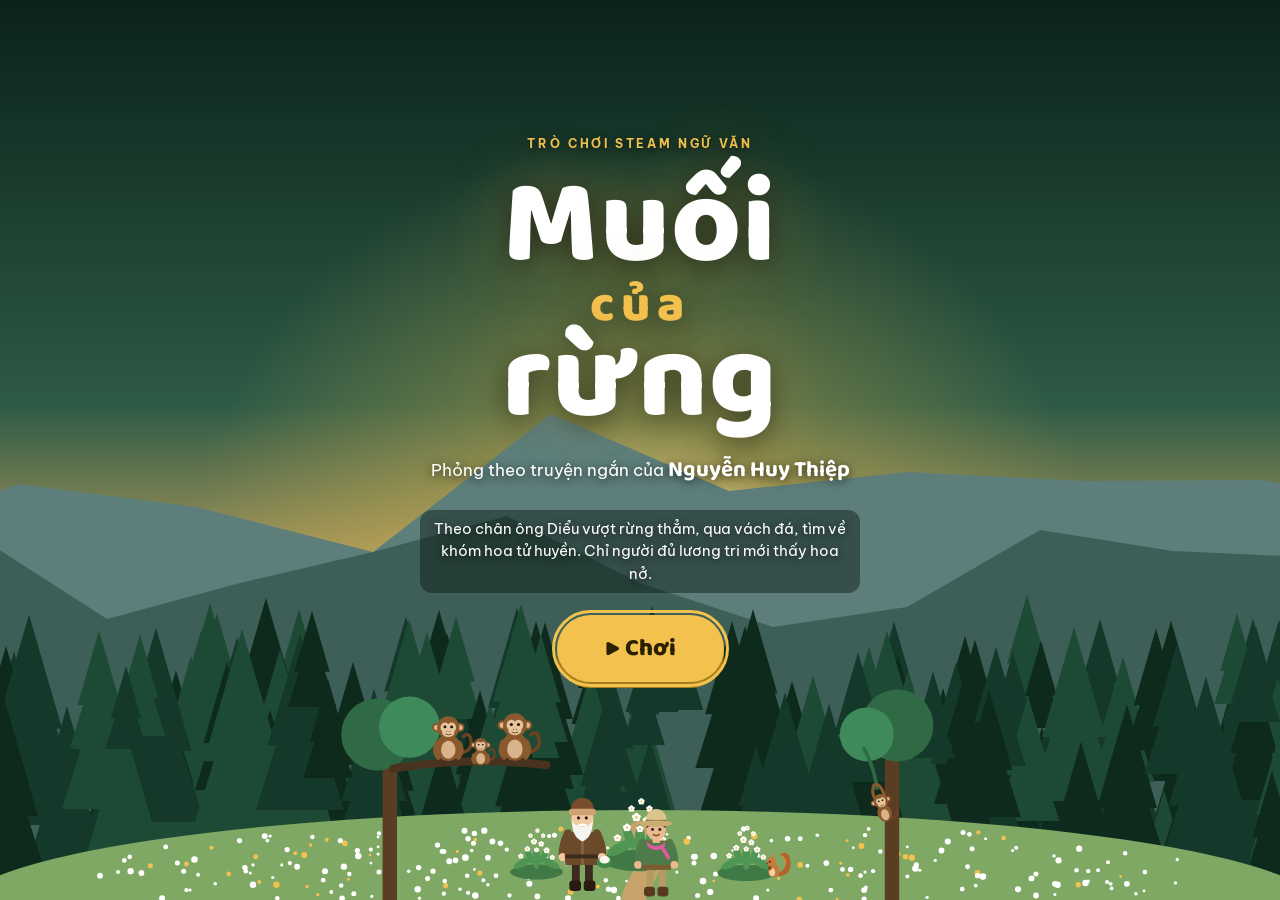
<file: index.html>
<!DOCTYPE html>
<html lang="vi">
<head>
<meta charset="utf-8">
<meta name="viewport" content="width=device-width, initial-scale=1">
<title>Muối của rừng</title>
<link rel="preconnect" href="https://fonts.googleapis.com">
<link rel="preconnect" href="https://fonts.gstatic.com" crossorigin>
<link href="https://fonts.googleapis.com/css2?family=Baloo+2:wght@600;700;800&family=Be+Vietnam+Pro:wght@400;500;600;700&display=swap" rel="stylesheet">
<link rel="stylesheet" href="css/base.css">
<link rel="stylesheet" href="screens/home/home.css">
<link rel="stylesheet" href="screens/mode/mode.css">
<link rel="stylesheet" href="screens/play/play.css">
<link rel="stylesheet" href="screens/end/end.css">
</head>
<body>
<!-- Hình vẽ nhân vật & minh họa (nạp từ assets/sprite.svg) -->
<div id="sprite"></div>
<!-- 4 màn hình được nạp từ screens/<tên>/<tên>.html -->
<main id="app"></main>
<!-- Lớp phủ thẻ bài & hoa rơi khi thắng -->
<div class="overlay" id="ov" role="dialog" aria-modal="true"><div id="slot"></div></div>
<canvas id="fx"></canvas>

<!-- 1. Cấu hình & dữ liệu -->
<script src="config.js"></script>
<script src="data/questions.js"></script>
<!-- 2. Lõi dùng chung -->
<script src="js/core/scale.js"></script>
<script src="js/core/utils.js"></script>
<script src="js/core/audio.js"></script>
<script src="js/core/art.js"></script>
<script src="js/core/scene.js"></script>
<script src="js/core/router.js"></script>
<!-- 3. Từng màn hình -->
<script src="screens/home/home.js"></script>
<script src="screens/mode/mode.js"></script>
<script src="screens/play/board.js"></script>
<script src="screens/play/state.js"></script>
<script src="screens/play/effects.js"></script>
<script src="screens/play/hud.js"></script>
<script src="screens/play/dice.js"></script>
<script src="screens/play/turn.js"></script>
<script src="screens/play/play.js"></script>
<script src="screens/end/end.js"></script>
<!-- 4. Khởi động -->
<script src="main.js"></script>
</body>
</html>
</file>
<file: css/base.css>
/* Dùng chung: màu, chữ, nút, thẻ bài, chân dung, khung các màn hình */
:root{
  --night:#0c1f17;      /* nền trang */
  --panel:#16332a;
  --line:#2e5a46;
  --text:#eef3ea;
  --muted:#a8bdb0;
  --sun:#f2c14e;        /* hoa vàng: nhấn chính */
  --salt:#ffffff;
  --lit:#4f97d6; --event:#d0654c; --gem:#f2c14e; --rest:#7c9a86;
  --display:"Baloo 2","Be Vietnam Pro",system-ui,sans-serif;
  --body:"Be Vietnam Pro",system-ui,sans-serif;
  color-scheme:dark;
}
*{box-sizing:border-box}
html,body{margin:0;background:var(--night);color:var(--text);font-family:var(--body);font-size:15px;line-height:1.5}
body{background:radial-gradient(1200px 500px at 70% -10%,rgba(242,193,78,.12),transparent 60%),var(--night)}
button{font-family:inherit;cursor:pointer}
button:focus-visible{outline:3px solid var(--sun);outline-offset:2px}
h1{font-family:var(--display);font-weight:800;font-size:clamp(2rem,5vw,3.2rem);line-height:.95;margin:0;color:var(--salt);letter-spacing:.01em}
.sub{color:var(--muted);margin:4px 0 0}
.main{display:grid;grid-template-columns:minmax(0,1fr) 330px;gap:16px;align-items:start}
.turnlbl{color:var(--muted);font-size:.8rem}
#turnName{font-family:var(--display);font-weight:700;font-size:1.25rem;line-height:1.1}
h2{font-family:var(--display);font-weight:700;font-size:1.1rem;margin:0 0 6px}
html,body{height:100%}
.screen{display:none;min-height:100%}
.screen.on{display:block}
.stage{position:relative;min-height:100vh;min-height:100dvh;display:grid;place-items:center;overflow:hidden;padding:calc(32px * var(--k,1)) 16px}
.stage-in{zoom:var(--k,1);position:relative;z-index:1;width:100%;max-width:980px;display:grid;gap:22px;justify-items:center;text-align:center}
.topbar{display:flex;gap:8px;align-items:center}
@keyframes drop{to{transform:translate(-40px,110vh)}}
@keyframes rock{to{transform:translateY(110vh) rotate(540deg)}}
@media (prefers-reduced-motion:reduce){.pawn .chr,.pawn.walking .leg,.pawn.walking .arm,.pawn.turn .mark,.hero-chr .leg,.hero-chr .arm{animation:none}}
@media (prefers-reduced-motion:reduce){.art .bob,.arena.shake{animation:none}}
@media (prefers-reduced-motion:reduce){.hpbox.gain .hpbar,.hpbox.hit .hpbar{animation:none}.hpbar i{transition:none}}
@media (prefers-reduced-motion:reduce){.playbig,.petal{animation:none}.petal{display:none}.modecard{transition:none}}
@media (prefers-reduced-motion:reduce){.card,.cardback,.deck.draw,.pawn .hop,.pawn.turn .ring{animation:none}.cube,.pawn{transition:none}}

/* Ẩn thanh cuộn của trang (vẫn cuộn được bằng chuột/cảm ứng nếu nội dung dài hơn màn hình) */
html,body{scrollbar-width:none;-ms-overflow-style:none}
html::-webkit-scrollbar,body::-webkit-scrollbar{display:none;width:0;height:0}
</file>
<file: screens/home/home.css>
/* Màn hình chính */
.kicker{font-weight:700;letter-spacing:.22em;text-transform:uppercase;font-size:.8rem;color:var(--sun);text-shadow:0 2px 8px rgba(0,0,0,.6)}
.bigtitle{font-family:var(--display);font-weight:800;font-size:clamp(2.6rem,min(11vw,15vh),8rem);line-height:.85;margin:0;color:#fff;text-shadow:0 6px 30px rgba(0,0,0,.55),0 0 60px rgba(242,193,78,.35)}
.bigtitle em{font-style:normal;color:var(--sun);display:block;font-size:.42em;letter-spacing:.12em;margin:.15em 0 .05em}
.author{font-size:1.15rem;color:#fff;text-shadow:0 2px 10px rgba(0,0,0,.7);margin:0}
.author b{font-family:var(--display);font-size:1.3em}
.tagline{color:#fff;background:rgba(8,24,16,.45);padding:8px 14px;border-radius:12px;max-width:44ch;margin:0;text-shadow:0 2px 8px rgba(0,0,0,.7)}
.playbig{font-family:var(--display);font-weight:800;font-size:1.6rem;background:var(--sun);color:#2b2000;border:0;border-radius:999px;padding:14px 48px;box-shadow:0 6px 0 #a67d1b,0 0 0 0 rgba(242,193,78,.6);animation:glow 2.2s ease-in-out infinite}
.playbig:active{transform:translateY(4px);box-shadow:0 2px 0 #a67d1b}
@keyframes glow{50%{box-shadow:0 6px 0 #a67d1b,0 0 0 16px rgba(242,193,78,0)}}
.petal{position:absolute;top:-20px;width:12px;height:7px;border-radius:50%;background:#fff;opacity:.85;z-index:0;animation:fall linear infinite}
.petal.g{background:var(--sun)}
@keyframes fall{to{transform:translate(var(--dx),110vh) rotate(720deg)}}
.hero-chr .leg.l,.hero-chr .arm.r{transform-box:fill-box;transform-origin:50% 0;animation:swingA .45s ease-in-out infinite alternate}
.hero-chr .leg.r,.hero-chr .arm.l{transform-box:fill-box;transform-origin:50% 0;animation:swingB .45s ease-in-out infinite alternate}

/* Tiền cảnh neo đáy, nội dung không đè lên nhân vật */
#scr-home .stage{--fgh:clamp(150px,36vh,460px);padding-bottom:calc(var(--fgh) * .55);padding-top:calc(16px * var(--k,1))}
.fg{position:absolute;left:0;right:0;bottom:0;width:100%;height:var(--fgh);overflow:visible;z-index:0;pointer-events:none}
@media (max-height:520px){.tagline{display:none}.author{font-size:1rem}}
/* Tên tác giả luôn nằm trên một dòng; màn hẹp thì đưa xuống dòng riêng, rất hẹp thì bỏ bớt chữ dẫn */
.author b{white-space:nowrap}
@media (max-width:480px){.author b{display:block;font-size:clamp(1.15rem,7vw,1.5rem)}}
@media (max-width:330px){.author .pre{display:none}}
</file>
<file: screens/mode/mode.css>
/* Màn chọn chế độ */
.h2big{font-family:var(--display);font-weight:800;font-size:clamp(2rem,5vw,3rem);margin:0;color:#fff;text-shadow:0 4px 20px rgba(0,0,0,.6)}
.modecards{display:grid;grid-template-columns:repeat(2,minmax(0,1fr));gap:18px;width:100%}
@media (max-width:640px){.modecards{grid-template-columns:1fr}}
.modecard{background:#fffdf6;color:#1f2a24;border:0;border-radius:20px;padding:24px 22px;text-align:left;display:grid;gap:10px;box-shadow:0 14px 34px rgba(0,0,0,.45);border-top:10px solid var(--c);transition:transform .15s}
.modecard:hover{transform:translateY(-6px) rotate(-.6deg)}
.modecard .mi{font-size:2.6rem;line-height:1}
.modecard h3{font-family:var(--display);font-weight:800;font-size:1.6rem;margin:0;line-height:1}
.modecard p{margin:0;color:#4d5b53}
.modecard .go2{justify-self:start;background:var(--c);color:#fff;border-radius:999px;padding:6px 16px;font-weight:700;font-family:var(--display)}
.rulechips{display:flex;flex-wrap:wrap;gap:8px;justify-content:center}
.rulechips .chip{background:rgba(12,31,23,.8)}
.linkbtn{background:rgba(12,31,23,.7);border:2px solid rgba(255,255,255,.35);color:#fff;border-radius:999px;padding:8px 18px;font-weight:600}
.linkbtn:hover{border-color:var(--sun)}
.mistfx{position:absolute;left:-60%;width:80%;height:22%;border-radius:50%;background:radial-gradient(ellipse,rgba(255,255,255,.85),rgba(255,255,255,0) 70%);filter:blur(8px);animation:mist 2.4s ease-in-out forwards}
.mi{display:flex;gap:6px}
.mi .ava{display:inline-block;width:64px;height:64px;border-radius:50%;border:3px solid var(--pc)}

/* Điện thoại: 2 thẻ chế độ gọn lại, ảnh nhân vật bên trái, chữ bên phải */
@media (max-width:640px){
  .h2big{font-size:1.6rem}
  .modecards{gap:12px}
  .modecard{grid-template-columns:auto 1fr;column-gap:12px;row-gap:4px;padding:12px 14px;border-radius:16px;border-top-width:6px;align-items:center}
  .modecard .mi{grid-row:1 / 4;align-self:center}
  .mi .ava{width:44px;height:44px;border-width:2px}
  .mi .ava+.ava{margin-left:-16px}
  .modecard h3{font-size:1.2rem}
  .modecard p{font-size:.82rem;line-height:1.4}
  .modecard .go2{font-size:.82rem;padding:3px 12px}
  .rulechips .chip{font-size:.72rem;padding:3px 10px}
}
</file>
<file: screens/play/play.css>
/* Màn chơi: bàn cờ, HUD, xúc xắc, thẻ bài, hiệu ứng */
.goal{display:flex;flex-wrap:wrap;gap:8px}
.chip{background:var(--panel);border:1px solid var(--line);border-radius:999px;padding:4px 12px;font-size:.85rem;color:var(--muted)}
.chip b{color:var(--text)}
#board{display:block;width:100%;height:auto}
.cellname{font:600 13px var(--body);fill:#fff;paint-order:stroke;stroke:rgba(0,0,0,.65);stroke-width:3px}
.cellnum{font:800 15px var(--display);fill:#1a1a1a}
.zone{font:800 22px var(--display);letter-spacing:.08em;fill:rgba(255,255,255,.85);paint-order:stroke;stroke:rgba(0,0,0,.35);stroke-width:4px}
.pawn{transition:transform .2s ease}
.pawn .hop{animation:hop .2s ease}
@keyframes hop{50%{transform:translateY(-16px)}}
.pawn.turn .ring{animation:pulse 1.2s ease-in-out infinite}
@keyframes pulse{50%{opacity:.25}}
.rollbtn{grid-column:1/3;background:var(--sun);color:#2b2000;border:0;padding:12px;border-radius:12px;font-weight:800;font-size:1.05rem;font-family:var(--display);box-shadow:0 4px 0 #a67d1b}
.rollbtn:active:not(:disabled){transform:translateY(3px);box-shadow:0 1px 0 #a67d1b}
.rollbtn:disabled{opacity:.5;cursor:not-allowed}
.scene{width:64px;height:64px;perspective:400px}
.cube{width:64px;height:64px;position:relative;transform-style:preserve-3d;transition:transform 1s cubic-bezier(.2,.8,.3,1)}
.face{position:absolute;inset:0;background:#fffdf6;border-radius:12px;border:2px solid #d9cfb5;display:grid;grid-template-columns:repeat(3,1fr);grid-template-rows:repeat(3,1fr);padding:8px;backface-visibility:hidden}
.face span{width:11px;height:11px;border-radius:50%;background:#2a2a2a;place-self:center}
.f1{transform:translateZ(var(--hz,32px))}
.f6{transform:rotateY(180deg) translateZ(var(--hz,32px))}
.f3{transform:rotateY(90deg) translateZ(var(--hz,32px))}
.f4{transform:rotateY(-90deg) translateZ(var(--hz,32px))}
.f2{transform:rotateX(90deg) translateZ(var(--hz,32px))}
.f5{transform:rotateX(-90deg) translateZ(var(--hz,32px))}
.f1 span{background:#c0392b}
.decks{display:grid;grid-template-columns:repeat(3,1fr);gap:8px}
.deck{position:relative;height:92px;border-radius:10px;background:var(--c);color:#1a1a1a;display:grid;place-items:center;text-align:center;font-weight:700;font-size:.78rem;padding:6px;box-shadow:3px 3px 0 rgba(0,0,0,.25),6px 6px 0 rgba(0,0,0,.15);background-image:repeating-linear-gradient(45deg,rgba(255,255,255,.15) 0 6px,transparent 6px 12px)}
.deck .ic{font-size:1.6rem;line-height:1}
.deck small{display:block;font-weight:500;opacity:.8}
.deck.draw{animation:shake .4s}
@keyframes shake{25%{transform:translate(-3px,-4px) rotate(-3deg)}75%{transform:translate(3px,-2px) rotate(3deg)}}
.log{max-height:220px;overflow:auto;margin:0;padding:0 0 0 18px;font-size:.84rem;color:var(--muted);display:grid;gap:3px}
.log li:first-child{color:var(--text)}
.demo{font-size:.76rem;color:var(--muted);margin:8px 0 0}
.overlay{position:fixed;inset:0;background:rgba(4,12,8,.72);display:none;place-items:center;padding:16px;z-index:10}
.overlay.show{display:grid}
.card{position:relative;max-width:540px;width:100%;max-height:92vh;overflow:auto;border-radius:18px;background:#fffdf6;color:#1f2a24;border:8px solid var(--c);box-shadow:0 20px 50px rgba(0,0,0,.55);padding:20px;display:grid;gap:12px;animation:flip .55s ease both}
@keyframes flip{0%{transform:perspective(900px) rotateY(90deg) scale(.8)}100%{transform:perspective(900px) rotateY(0) scale(1)}}
.cardback{width:220px;height:300px;border-radius:18px;border:8px solid #fff;background:var(--c);display:grid;place-items:center;font-size:4.5rem;box-shadow:0 20px 50px rgba(0,0,0,.55);background-image:repeating-linear-gradient(45deg,rgba(255,255,255,.18) 0 10px,transparent 10px 20px);animation:drawin .45s ease both}
@keyframes drawin{0%{transform:translateY(60px) rotate(-8deg) scale(.6);opacity:0}100%{transform:none;opacity:1}}
.kind{display:inline-block;justify-self:start;background:var(--c);color:#fff;font-weight:700;font-size:.78rem;letter-spacing:.06em;text-transform:uppercase;padding:3px 10px;border-radius:999px}
.card h3{font-family:var(--display);font-weight:700;font-size:1.35rem;line-height:1.2;margin:0;text-wrap:balance}
.card p{margin:0}
.opts{display:grid;gap:8px}
.opt{text-align:left;background:#f3efe2;border:2px solid #e2dac4;color:#1f2a24;padding:10px 12px;border-radius:10px;font-size:.95rem;display:flex;gap:10px;align-items:baseline}
.opt b{font-family:var(--display);font-size:1.05rem;color:var(--lit);min-width:1em}
.opt:hover:not(:disabled){border-color:var(--lit);background:#eaf2fa}
.opt.right{background:#d9f2df;border-color:#3aa55a}
.opt.wrong{background:#f8dcd6;border-color:#d0654c}
.timer{display:flex;align-items:center;gap:10px;font-size:.85rem;color:#5b6b62;font-variant-numeric:tabular-nums}
.timer .bar{flex:1;height:8px;border-radius:4px;background:#e9e3d2;overflow:hidden}
.timer i{display:block;height:100%;background:var(--sun);transition:width 1s linear}
.verdict{font-family:var(--display);font-weight:800;font-size:1.2rem}
.explain{color:#4d5b53;font-size:.92rem}
.effect{display:flex;gap:8px;flex-wrap:wrap}
.effect span{background:#f3efe2;border:2px solid var(--c);border-radius:999px;padding:4px 12px;font-weight:700}
.go{justify-self:end;background:var(--c);color:#fff;border:0;padding:10px 18px;border-radius:12px;font-weight:800;font-family:var(--display);font-size:1rem}
#fx{position:fixed;inset:0;pointer-events:none;z-index:20}
.stage>svg.scene{position:absolute;inset:0;width:100%;height:100%}
.stage.dim>svg.scene{filter:brightness(.55) saturate(.9)}
.art{margin:-20px -20px 0;border-radius:10px 10px 0 0;overflow:hidden;position:relative}
.art svg{display:block;width:100%;height:100%}
.art .bob{animation:bob 2.6s ease-in-out infinite;transform-box:fill-box;transform-origin:center}
@keyframes bob{50%{transform:translateY(-5px) rotate(-2deg)}}
#fxl{position:absolute;inset:0;pointer-events:none;z-index:2;overflow:hidden}
.floater{position:absolute;translate:-50% 0;font-family:var(--display);font-weight:800;font-size:2rem;text-shadow:0 2px 0 #000,0 0 12px rgba(0,0,0,.6);animation:rise 1.4s ease-out forwards;white-space:nowrap}
@keyframes rise{0%{transform:translateY(10px) scale(.6);opacity:0}20%{transform:translateY(-10px) scale(1.15);opacity:1}100%{transform:translateY(-70px) scale(1);opacity:0}}
.ptc{position:absolute;font-size:1.3rem;animation:pop 1.1s ease-out forwards;text-shadow:0 0 8px currentColor}
@keyframes pop{0%{transform:translate(0,0) scale(.3);opacity:1}100%{transform:translate(var(--dx),var(--dy)) scale(1);opacity:0}}
.drop{position:absolute;top:-40px;width:2px;height:28px;background:linear-gradient(transparent,#cfe6ff);animation:drop linear 3 both}
.tint{position:absolute;inset:0;animation:tint 2.4s ease forwards}
.tint.hitv{background:radial-gradient(ellipse at center,transparent 50%,rgba(220,60,40,.55));animation-duration:.9s}
@keyframes tint{0%{opacity:0}15%{opacity:1}100%{opacity:0}}
@keyframes mist{0%{transform:translateX(0);opacity:0}30%{opacity:1}100%{transform:translateX(220%);opacity:0}}
.rock{position:absolute;top:-30px;background:#6b7a83;border-radius:30% 50% 40% 60%;box-shadow:inset -3px -3px 0 rgba(0,0,0,.25);animation:rock 1.3s ease-in forwards}
.arena.shake{animation:shake2 .6s}
@keyframes shake2{10%,50%,90%{transform:translate(-8px,4px)}30%,70%{transform:translate(8px,-4px)}}
.leaf{position:absolute;left:-30px;width:16px;height:8px;border-radius:50%;background:#6db36f;animation:leaf 1.6s ease-in forwards}
@keyframes leaf{to{transform:translate(110vw,-80px) rotate(900deg)}}
.fbird{position:absolute;animation:fly 1.6s ease-in forwards}
@keyframes fly{to{transform:translate(var(--dx),-70vh) scale(1.4);opacity:0}}
.rip{fill:none;stroke:#fff;stroke-width:4;transform-box:fill-box;transform-origin:center;animation:rip .7s ease-out forwards}
.rip.s{stroke-width:2;stroke:#ffe08a}
@keyframes rip{from{transform:scale(.8);opacity:.9}to{transform:scale(2);opacity:0}}
.ava{overflow:hidden;background:#fdf3dc}
.ava svg{width:100%!important;height:100%!important;display:block}
.ava.sm{display:inline-block;width:44px;height:44px;border-radius:50%;border:3px solid var(--pc);flex:none}
.pawn .chr{animation:idle 2.2s ease-in-out infinite}
@keyframes idle{50%{transform:translateY(-1.5px)}}
.pawn .leg,.pawn .arm{transform-box:fill-box;transform-origin:50% 0}
.pawn.walking .chr{animation:none}
.pawn.walking .leg.l,.pawn.walking .arm.r{animation:swingA .23s ease-in-out infinite alternate}
.pawn.walking .leg.r,.pawn.walking .arm.l{animation:swingB .23s ease-in-out infinite alternate}
@keyframes swingA{from{transform:rotate(22deg)}to{transform:rotate(-22deg)}}
@keyframes swingB{from{transform:rotate(-22deg)}to{transform:rotate(22deg)}}
.pawn .mark{display:none}
.pawn.turn .mark{display:block;animation:markb .8s ease-in-out infinite alternate}
@keyframes markb{to{transform:translateY(-6px)}}
#diceStage{position:absolute;inset:0;z-index:6;pointer-events:none;opacity:0;transition:opacity .35s;background:radial-gradient(circle at 50% 50%,rgba(0,0,0,.38),transparent 55%)}
#diceStage.on{opacity:1}
.bd{position:absolute;left:50%;top:50%;width:110px;height:110px;margin:-55px 0 0 -55px;perspective:700px;transition:opacity .4s}
.bd.nt,.bd.nt .cube{transition:none!important}
.bd .shd{position:absolute;left:8%;right:8%;bottom:-20px;height:18px;border-radius:50%;background:rgba(0,0,0,.4);filter:blur(4px)}
.bd .lift{width:110px;height:110px;will-change:transform}
.bd{will-change:transform}
.bd .cube{--hz:55px;width:110px;height:110px;transition:none;will-change:transform}
.bd .face{border-radius:20px;padding:14px;border-width:3px;box-shadow:inset 0 -6px 0 rgba(0,0,0,.08)}
.bd .face span{width:19px;height:19px}
.bd.gone{opacity:0}
.dbadge{position:absolute;left:50%;top:calc(50% + 86px);translate:-50% 0;background:var(--sun);color:#2b2000;font-family:var(--display);font-weight:800;font-size:1.6rem;line-height:1;padding:10px 22px;border-radius:999px;box-shadow:0 6px 0 #a67d1b,0 10px 24px rgba(0,0,0,.4);opacity:0;transform:scale(.4);transition:transform .35s cubic-bezier(.3,1.6,.5,1),opacity .2s;white-space:nowrap}
.dbadge b{font-size:1.5em;vertical-align:-.08em}
.dbadge.on{opacity:1;transform:scale(1)}
.dock-r .scene{display:none!important}
.arena{position:fixed;inset:0;overflow:hidden;background:#1d4630}
.boardwrap{position:absolute;inset:86px 8px 92px}
#board{width:100%;height:100%;overflow:visible}
.hud{position:absolute;top:12px;width:min(40vw,420px);display:flex;align-items:center;gap:10px;z-index:3}
.hud-l{left:12px}
.hud-r{right:12px;flex-direction:row-reverse;text-align:right}
.ava{flex:none;width:62px;height:62px;border-radius:50%;background:rgba(10,25,18,.85);border:3px solid var(--pc);display:grid;place-items:center;box-shadow:0 4px 12px rgba(0,0,0,.4)}
.ava svg{width:30px;height:40px}
.hpmain{flex:1;min-width:0;display:grid;gap:3px}
.hpname{display:flex;gap:8px;align-items:baseline;justify-content:space-between;color:#fff;text-shadow:0 2px 4px rgba(0,0,0,.8)}
.hud-r .hpname{flex-direction:row-reverse}
.hpname b{font-family:var(--display);font-size:1.15rem;line-height:1;white-space:nowrap}
.hpname span{font-size:.75rem;opacity:.9;white-space:nowrap;overflow:hidden;text-overflow:ellipsis}
.hpbar{position:relative;height:24px;border-radius:4px;background:rgba(10,25,18,.85);border:2px solid rgba(255,255,255,.85);overflow:hidden;transform:skewX(-14deg);box-shadow:0 4px 12px rgba(0,0,0,.4)}
.hud-r .hpbar{transform:skewX(14deg)}
.hpbar i{position:absolute;top:0;bottom:0;left:0;background:linear-gradient(180deg,#ffe08a,#e0a21a);transition:width .45s cubic-bezier(.3,1.4,.5,1)}
.hud-r .hpbar i{left:auto;right:0}
.hpbar.full i{background:linear-gradient(180deg,#b6f5a8,#3fb15a);box-shadow:0 0 14px #7be27a}
.hpbar::after{content:"";position:absolute;inset:0;background:repeating-linear-gradient(90deg,transparent 0 calc(10% - 2px),rgba(10,25,18,.7) calc(10% - 2px) 10%)}
.hpbar em{position:absolute;inset:0;display:grid;place-items:center;font-style:normal;font-family:var(--display);font-weight:800;font-size:.95rem;color:#fff;z-index:1;text-shadow:0 1px 3px #000;transform:skewX(14deg)}
.hud-r .hpbar em{transform:skewX(-14deg)}
.hpsub{font-size:.72rem;color:#fff;opacity:.85;text-shadow:0 1px 3px #000}
.hpbox.active .ava{box-shadow:0 0 0 4px var(--sun),0 0 22px var(--sun)}
.hpbox.gain .hpbar{animation:gain .6s}
.hpbox.hit .hpbar{animation:hit .5s}
@keyframes gain{40%{box-shadow:0 0 22px 6px #7be27a}}
@keyframes hit{20%,60%{translate:-6px 0;border-color:#ff7a66}40%,80%{translate:6px 0}}
.solo{flex-direction:row-reverse;justify-content:flex-start}
.solo .soloin{background:rgba(10,25,18,.85);border:2px solid rgba(255,255,255,.6);border-radius:14px;padding:6px 14px;color:#fff;text-align:center}
.solo .soloin b{display:block;font-family:var(--display);font-weight:800;font-size:1.8rem;line-height:1}
.solo .soloin span{font-size:.72rem;opacity:.85}
.turnbanner{position:absolute;top:12px;left:50%;translate:-50% 0;z-index:3;background:rgba(10,25,18,.85);border:2px solid var(--sun);border-radius:0 0 16px 16px;padding:4px 18px 6px;text-align:center;color:#fff;max-width:24vw}
.turnbanner .turnlbl{font-size:.68rem;color:var(--sun);letter-spacing:.06em;text-transform:uppercase;white-space:nowrap}
.turnbanner #turnName{font-family:var(--display);font-weight:800;font-size:1.15rem;line-height:1.1;white-space:nowrap}
.dock{position:absolute;bottom:12px;z-index:3;display:flex;align-items:flex-end;gap:10px}
.dock-l{left:12px}
.dock-r{right:12px}
.rbtn{width:46px;height:46px;border-radius:50%;border:2px solid rgba(255,255,255,.7);background:rgba(10,25,18,.85);color:#fff;font-size:1.15rem;display:grid;place-items:center;box-shadow:0 4px 10px rgba(0,0,0,.4)}
.rbtn:hover,.rbtn[aria-expanded="true"]{border-color:var(--sun)}
.dock-r .decks{display:flex;gap:6px}
.dock-r .deck{width:52px;height:70px;font-size:.66rem;padding:3px}
.dock-r .deck .ic{font-size:1.25rem}
.dock-r .scene{background:rgba(10,25,18,.6);border-radius:14px;padding:0}
.dock-r .rollbtn{grid-column:auto;padding:16px 22px;font-size:1.15rem;white-space:nowrap}
.toast{position:absolute;bottom:20px;left:50%;translate:-50% 0;z-index:2;max-width:min(46vw,520px);background:rgba(10,25,18,.88);color:#fff;border-radius:999px;padding:8px 16px;font-size:.88rem;text-align:center;opacity:0;transition:opacity .3s;pointer-events:none}
.toast.on{opacity:1}
.drawer{position:absolute;left:12px;bottom:72px;z-index:4;width:min(360px,calc(100vw - 24px));max-height:55vh;overflow:auto;background:rgba(14,34,25,.96);border:1px solid var(--line);border-radius:14px;padding:12px;display:none}
.drawer.on{display:block}
.drawer .log{max-height:none}
.rotate{display:none}
@media (max-width:760px) and (orientation:portrait){.rotate{display:flex;align-items:center;gap:10px;position:absolute;top:150px;left:12px;right:12px;z-index:2;background:rgba(10,25,18,.9);border:2px solid var(--sun);color:#fff;border-radius:14px;padding:8px 12px;font-size:.85rem;line-height:1.3}.rotate .ph{flex:none;width:22px;height:34px;border:3px solid #fff;border-radius:6px;animation:tilt 2.4s ease-in-out infinite}}
@keyframes tilt{0%,30%{transform:rotate(0)}55%,85%{transform:rotate(-90deg)}100%{transform:rotate(0)}}
@media (max-width:760px) and (orientation:portrait){
  .boardwrap{inset:118px 4px 150px}
  .hud{width:calc(50vw - 18px)}
  .ava{width:44px;height:44px}.ava svg{width:22px;height:30px}
  .hpname span,.hpsub{display:none}
  .turnbanner{top:84px;bottom:auto;max-width:none}
  #fs{display:none}
  .toast{bottom:136px;max-width:90vw}
  .dock-r .decks{display:none}
  .dock-r .scene{display:none}
  .rbtn{width:40px;height:40px;font-size:1rem}
  .dock-l{gap:6px;flex-wrap:wrap;max-width:calc(100vw - 210px)}
  .drawer{bottom:64px}
}

/* ---------- Co giãn theo màn hình ----------
   --k do js/core/scale.js tính: 1 ở laptop 1280×720, lớn hơn ở màn lớn/máy chiếu,
   nhỏ hơn ở điện thoại ngang. Điện thoại dọc giữ --k = 1 và dùng bố cục riêng ở trên. */
.hud,.turnbanner,.dock,.toast,.drawer,#slot{zoom:var(--k,1)}
@media (min-width:761px),(orientation:landscape){
  .boardwrap{inset:calc(86px * var(--k,1)) 8px calc(92px * var(--k,1))}
  .hud{width:min(calc(40vw / var(--k,1)),420px)}
  .turnbanner{max-width:calc(24vw / var(--k,1))}
  .toast{max-width:min(calc(46vw / var(--k,1)),520px)}
  .drawer{width:min(360px,calc((100vw - 24px) / var(--k,1)));max-height:calc(55vh / var(--k,1))}
}
.card{max-height:calc(92vh / var(--k,1))}
.dbadge{transform-origin:50% 0;transform:scale(calc(.4 * var(--k,1)))}
.dbadge.on{transform:scale(var(--k,1))}
/* điện thoại ngang: ẩn bớt chữ phụ cho gọn */
@media (orientation:landscape) and (max-height:500px){
  .hpname span,.hpsub,.turnbanner .turnlbl,.dock-r .decks{display:none}
  .dock-r .rollbtn{padding:12px 16px}
}
</file>
<file: screens/end/end.css>
/* Màn tổng kết */
.endpanel{background:#fffdf6;color:#1f2a24;border-radius:22px;padding:26px 22px;width:100%;display:grid;gap:18px;box-shadow:0 18px 44px rgba(0,0,0,.5);border-top:10px solid var(--sun)}
.endpanel h2{font-family:var(--display);font-weight:800;font-size:clamp(1.6rem,4vw,2.4rem);margin:0;line-height:1.1;text-wrap:balance}
.endpanel .moral{margin:0;color:#4d5b53;font-style:italic}
.results{display:grid;grid-template-columns:repeat(auto-fit,minmax(260px,1fr));gap:14px;text-align:left}
.res{border:2px solid #e6dfcb;border-radius:16px;padding:14px;display:grid;gap:10px}
.res.win{border-color:var(--sun);background:#fff7df}
.res-h{display:flex;align-items:center;gap:10px}
.res-h svg{width:34px;height:40px}
.res-h b{font-family:var(--display);font-size:1.25rem;line-height:1}
.res-h .tag{margin-left:auto;font-size:.75rem;font-weight:700;background:var(--sun);color:#2b2000;border-radius:999px;padding:2px 10px}
.stats{display:grid;grid-template-columns:repeat(3,1fr);gap:8px}
.stat{background:#f3efe2;border-radius:10px;padding:8px;text-align:center}
.stat b{display:block;font-family:var(--display);font-weight:800;font-size:1.5rem;line-height:1.1;font-variant-numeric:tabular-nums}
.stat span{font-size:.72rem;color:#5b6b62}
.endbtns{display:flex;flex-wrap:wrap;gap:10px;justify-content:center}
.endbtns .go{background:#2f6a45;flex:none;width:auto}
.endbtns .go.primary{background:var(--sun);color:#2b2000}
.endpanel .art{margin:-26px -22px 0;border-radius:12px 12px 0 0}
</file>
